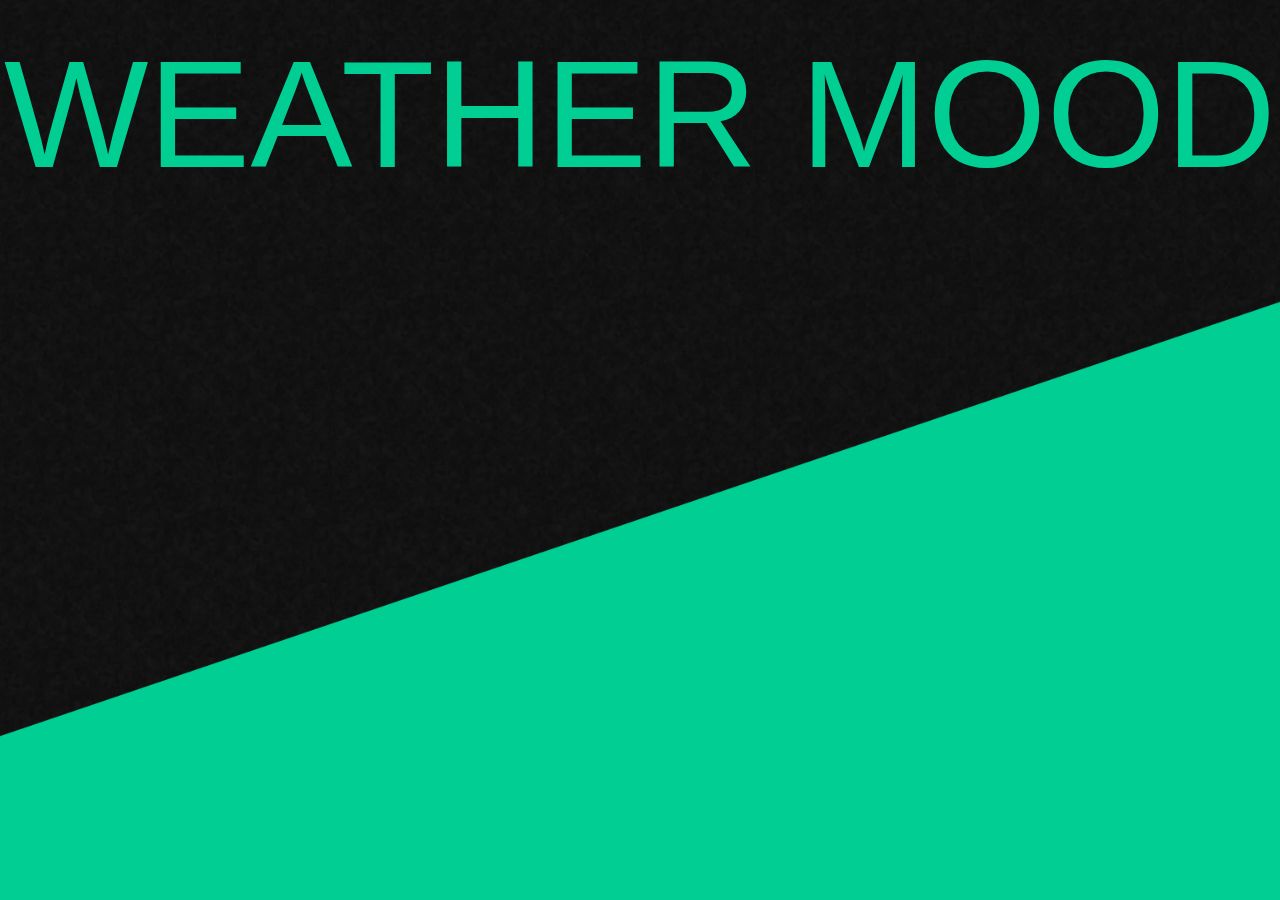
<file: bg.html>
<!DOCTYPE html>
<html lang="en">
<head>
    <meta charset="UTF-8">
    <meta name="viewport" content="width=device-width, initial-scale=1.0">
    <title>Document</title>
    <link rel="stylesheet" href="./css/common/common.css">
    <link rel="stylesheet" href="https://fonts.googleapis.com/css2?family=Material+Symbols+Outlined:opsz,wght,FILL,GRAD@24,400,0,0" />
    <link rel="stylesheet" href="./css/bg.css">
</head>
<body>
    <article class="bg">
        <div class="phone">
            <div class="top">
                <div></div>
                <span class="ic"> signal_cellular_alt </span>
                LTE
                <span class="ic"> battery_android_frame_full </span>
                
            </div>    
        </div>
        <div class="bg-con">
            <h1>WEATHER MOOD</h1>
            <div class="object">
                <div class="tool">
                    <h2>Tool</h2>
                    <ul>
                        <li>
                            <img src="./image/bg/figma.png" alt="figma">
                            <p>Figma</p>
                        </li>
                        <li>
                            <img src="./image/bg/VS.png" alt="vs">
                            <p>VScode</p>
                        </li>
                    </ul>
                    <div>                        
                        <span>Ps</span>
                        <span>Ai</span>
                        <span>{JSON}</span>
                        <span>🍌</span>                        
                    </div>
                </div>
                <p>
                    <img src="./image/bg/BG-wendy.png" alt="wendy">
                    <img src="./image/bg/BG-Nardy.png" alt="nardy">
                </p>
                <div class="talk">
                    <p>오늘 <span>뭐 입지?</span></p>
                    <p>밖에서 <span>운동해도</span> 될까?</p>
                    <p>오늘 날씨에 <span>어울리는 노래</span>는 뭘까?</p>
                </div>
            </div>
        </div>

        
        <article class="app">

        </article>


    </article>


    
</body>
</html>
</file>
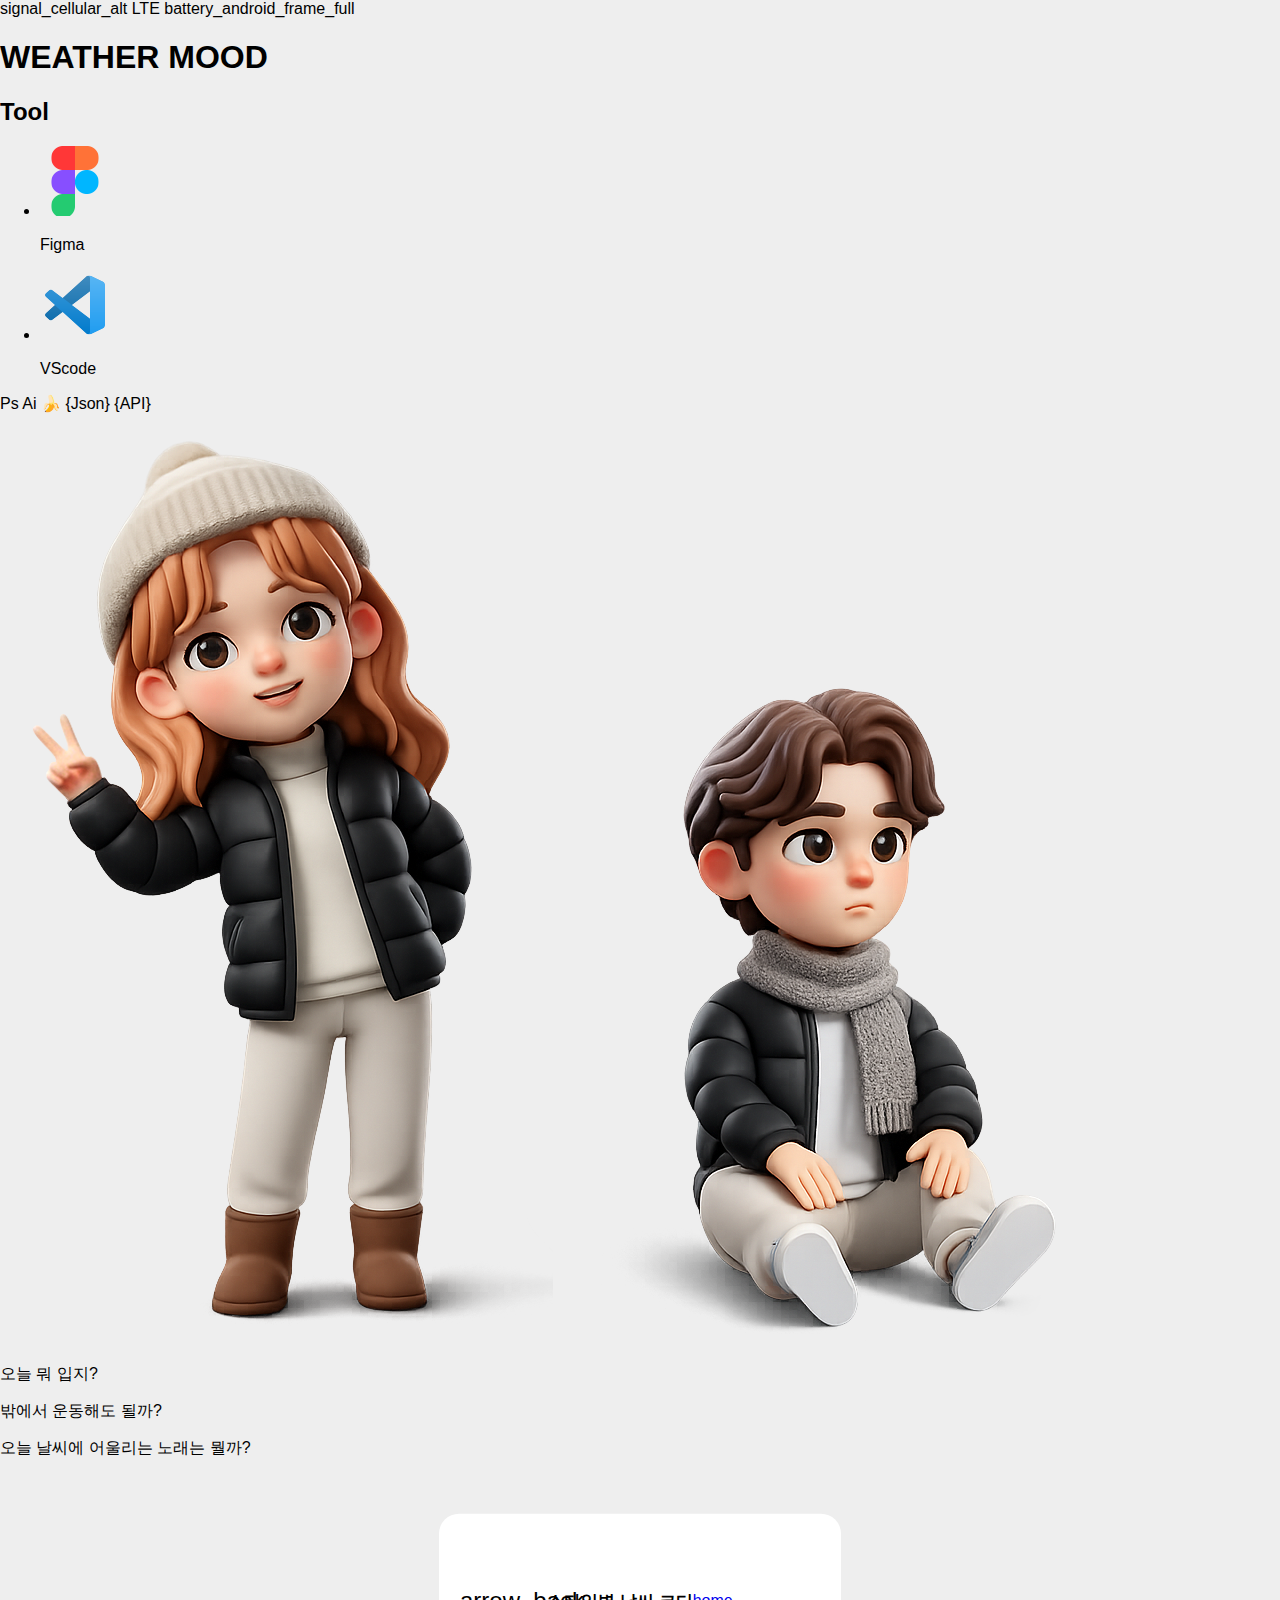
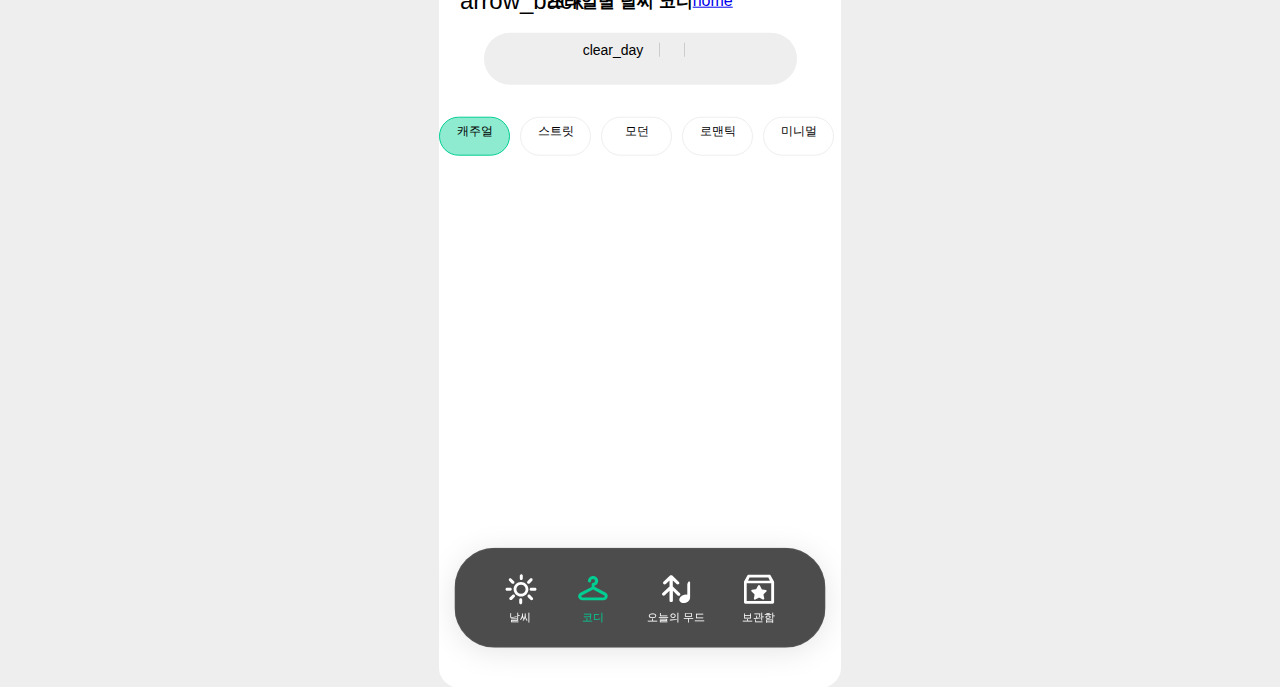
<file: codi.html>
<!DOCTYPE html>
<html lang="en">

<head>
  <meta charset="UTF-8">
  <meta name="viewport" content="width=device-width, initial-scale=1.0">
  <title>Document</title>
  <link rel="stylesheet" href="./css/codi.css">
  
  <script defer src="./js/common.js"></script>
  <script defer src="./js/codi.js"></script>
</head>

<body class="ani">
  <article class="bg">
    <div class="phone">
      <div class="top">
        <div></div>
        <span class="ic"> signal_cellular_alt </span>
        LTE
        <span class="ic"> battery_android_frame_full </span>

      </div>
    </div>
    <div class="bg-con">
      <h1>WEATHER MOOD</h1>
      <div class="object">
        <div class="tool">
          <h2>Tool</h2>
          <ul>
            <li>
              <img src="./image/bg/figma.png" alt="figma">
              <p>Figma</p>
            </li>
            <li>
              <img src="./image/bg/VS.png" alt="vs">
              <p>VScode</p>
            </li>
          </ul>
          <div>
            <span>Ps</span>
            <span>Ai</span>
            <span>🍌</span>
            <span>{Json}</span>
            <span>{API}</span>
          </div>
        </div>
        <p>
          <img src="./image/bg/BG-wendy.png" alt="wendy">
          <img src="./image/bg/BG-Nardy.png" alt="nardy">
        </p>
        <div class="talk">
          <p>오늘 <span>뭐 입지?</span></p>
          <p>밖에서 <span>운동해도</span> 될까?</p>
          <p>오늘 날씨에 <span>어울리는 노래</span>는 뭘까?</p>
        </div>
      </div>
    </div>



    <article class="app">

      <div class="app2">
        <div class="txt">
          <span class="material-symbols-outlined">
            arrow_back
          </span>
          <h2>스타일별 날씨 코디</h2>
          <a href="./index.html" class="material-symbols-outlined">
            home
          </a>
        </div>
        <!-- 날씨 상단바 -->
        <div class="weatherBar">
          <div class="weatherBarIcon">
            <span class="material-symbols-outlined" id="weatherIcon">
              clear_day
            </span>
            <p id="weatherState"></p>
            <div class="divider"></div>
          </div>
          <p id="currentTemp"></p>
          <div class="divider"></div>
          <p id="minMaxTemp"></p>
        </div>
        <!-- 코디 스타일 5가지 -->
        <div class="btn">
          <p class="active">캐주얼</p>
          <p>스트릿</p>
          <p>모던</p>
          <p>로맨틱</p>
          <p>미니멀</p>
        </div>
        <!-- 코디 사진 -->
        <div class="codi">
          <!-- <p><img src="./image/codi/남자 캐주얼/가을/img2.jpg" alt=""></p>
          <p><img src="./image/codi/남자 캐주얼/가을/img.png" alt=""></p>
          <p><img src="./image/codi/남자 캐주얼/가을/img3.jpg" alt=""></p>
          <p><img src="./image/codi/남자 캐주얼/가을/img4.png" alt=""></p>
          <p><img src="./image/codi/남자 캐주얼/가을/img5.jpg" alt=""></p>
          <p><img src="./image/codi/남자 캐주얼/가을/img6.png" alt=""></p> -->
        </div>



        <!-- 배경 오버레이 -->
        <div class="overlay"></div>

        <!-- 하단 네비게이션 바 -->
        <div class="navBar">
          <p data-url="./weather.html">
            <svg version="1.1" id="Layer_1" xmlns="http://www.w3.org/2000/svg"
              xmlns:xlink="http://www.w3.org/1999/xlink" x="0px" y="0px" viewBox="0 0 35 35"
              style="enable-background:new 0 0 35 35;" xml:space="preserve">
              <g>
                <path class="st0" d="M17.5,10.2c-4.1,0-7.4,3.3-7.4,7.3s3.4,7.3,7.4,7.3s7.4-3.3,7.4-7.3S21.6,10.2,17.5,10.2z M17.5,22
                                    c-2.6,0-4.6-2-4.6-4.5s2-4.5,4.6-4.5s4.6,2,4.6,4.5S20.1,22,17.5,22z" />
                <path class="st0"
                  d="M17.8,8.4c0.8,0,1.5-0.7,1.5-1.5V4c0-0.8-0.7-1.5-1.5-1.5S16.3,3.3,16.3,4v3C16.3,7.8,17,8.4,17.8,8.4z" />
                <path class="st0" d="M25,12.1c0.4,0,0.8-0.2,1.1-0.4l2.6-2.6c0.3-0.3,0.4-0.6,0.4-1.1s-0.2-0.8-0.4-1.1c-0.5-0.6-1.5-0.6-2.1,0
                                    L24,9.5c-0.6,0.5-0.6,1.5,0,2.1C24.2,12,24.6,12.1,25,12.1z" />
                <path class="st0" d="M8.3,11.7c0.3,0.3,0.6,0.4,1.1,0.4s0.8-0.2,1.1-0.4c0.6-0.5,0.6-1.5,0-2.1L7.8,7C7.2,6.4,6.3,6.4,5.7,7
                                    s-0.6,1.5,0,2.1L8.3,11.7z" />
                <path class="st0" d="M17.2,26.6c-0.8,0-1.5,0.7-1.5,1.5v3c0,0.8,0.7,1.5,1.5,1.5c0.8,0,1.5-0.7,1.5-1.5v-3
                                    C18.7,27.2,18,26.6,17.2,26.6z" />
                <path class="st0" d="M8.9,23.3l-2.7,2.6c-0.3,0.3-0.4,0.6-0.4,1.1S6,27.7,6.3,28c0.3,0.3,0.6,0.4,1.1,0.4c0.4,0,0.8-0.2,1.1-0.4
                                    l2.6-2.6c0.3-0.3,0.4-0.6,0.4-1.1s-0.2-0.8-0.4-1.1C10.4,22.8,9.4,22.8,8.9,23.3z" />
                <path class="st0" d="M26.6,23.3c-0.3-0.3-0.6-0.4-1.1-0.4l0,0c-0.4,0-0.8,0.2-1.1,0.4s-0.4,0.6-0.4,1.1s0.2,0.8,0.4,1.1l2.6,2.6
                                    c0.3,0.3,0.6,0.4,1.1,0.4c0.4,0,0.8-0.2,1.1-0.4c0.6-0.5,0.6-1.5,0-2.1L26.6,23.3z" />
                <path class="st0"
                  d="M8.3,17.6c0-0.8-0.7-1.5-1.5-1.5H3.5c-0.8,0-1.5,0.7-1.5,1.5s0.7,1.5,1.5,1.5h3.3C7.6,19,8.3,18.4,8.3,17.6z" />
                <path class="st0" d="M31.5,16.1h-3.9c-0.8,0-1.5,0.6-1.5,1.5c0,0.9,0.7,1.5,1.5,1.5h3.9c0.8,0,1.5-0.7,1.5-1.5S32.3,16.1,31.5,16.1
                                    z" />
              </g>
            </svg>
            <span>날씨</span>
          </p>
          <p data-url="./codi.html" class="active">
            <svg version="1.1" id="Layer_1" xmlns="http://www.w3.org/2000/svg"
              xmlns:xlink="http://www.w3.org/1999/xlink" x="0px" y="0px" viewBox="0 0 35 35"
              style="enable-background:new 0 0 35 35;" xml:space="preserve">
              <path class="st0"
                d="M29.7,21.9L19,16.2V15c2-0.6,3.4-2.4,3.4-4.4c0-2.5-2.2-4.6-4.8-4.6s-4.8,2.1-4.8,4.6c0,0.8,0.6,1.4,1.4,1.4
                                s1.4-0.6,1.4-1.4c0-1,0.8-1.8,1.9-1.8c1.1,0,1.9,0.8,1.9,1.8s-0.8,1.8-1.9,1.8l-0.2,0.1l-0.7,0.4c-0.2,0.2-0.3,0.4-0.3,0.6l-0.1,2.8
                                L5.4,21.9L5.2,22c-1,0.7-1.8,1.9-1.8,3.2C3.5,27.3,5.3,29,7.5,29h19.9c2.2,0,4-1.7,4-3.8C31.5,23.9,30.8,22.7,29.7,21.9z M6.6,25.7
                                c0-0.1-0.1-0.2-0.1-0.2c-0.1-0.2-0.1-0.4,0-0.6c0-0.1,0.1-0.2,0.1-0.2c0.1-0.1,0.1-0.2,0.2-0.2l0.1-0.1l0,0l10.7-5.6l10.6,5.6
                                c0.3,0.2,0.4,0.5,0.4,0.8c0,0.6-0.4,1-1,1h-20c-0.1,0-0.1,0-0.2,0s-0.2,0-0.2-0.1c-0.1,0-0.2-0.1-0.3-0.2
                                C6.7,25.8,6.6,25.7,6.6,25.7z M17.3,13.1L17.3,13.1L17.3,13.1L17.3,13.1z M16.9,13.3L16.9,13.3L16.9,13.3L16.9,13.3z" />
            </svg>
            <span>코디</span>
          </p>
          <p data-url="./mood.html">
            <svg version="1.1" id="Layer_1" xmlns="http://www.w3.org/2000/svg"
              xmlns:xlink="http://www.w3.org/1999/xlink" x="0px" y="0px" viewBox="0 0 35 35"
              style="enable-background:new 0 0 35 35;" xml:space="preserve">
              <g>
                <path class="st0" d="M14.3,14.8v-6l3.8,3.6c0.6,0.6,1.7,0.6,2.3,0l0,0c0.6-0.6,0.6-1.6,0-2.2l-6.6-6.3c-0.6-0.6-1.7-0.6-2.3,0
                                    L5,10.1c-0.6,0.6-0.6,1.6,0,2.2l0,0c0.6,0.6,1.7,0.6,2.3,0L11,8.7v6l-7,6.7c-0.6,0.6-0.6,1.6,0,2.2l0,0c0.6,0.6,1.7,0.6,2.3,0
                                    l4.7-4.6v9.7c0,0.9,0.7,1.6,1.7,1.6l0,0c0.9,0,1.7-0.7,1.7-1.6v-9.6l4.7,4.6c0.6,0.6,1.7,0.6,2.3,0l0,0c0.6-0.6,0.6-1.6,0-2.2
                                    L14.3,14.8z" />
                <path class="st0"
                  d="M28.7,22.8L28.7,22.8c0,0.2-0.1,0.3-0.4,0.2l0,0c-1.2-0.2-2.5,0-3.9,0.5c-2.8,1.2-4.3,3.9-3.3,5.9
                                    s4,2.6,6.8,1.4c2.2-1,3.6-2.7,3.7-4.5l0,0v-0.2l0,0V10.9c0-1-1.2-1.4-1.8-0.6l0,0c-0.6,0.7-1,1.6-1,2.5V22.8z" />
              </g>
            </svg>
            <span>오늘의 무드</span>
          </p>
          <p data-url="./scrap.html">
            <svg version="1.1" id="Layer_1" xmlns="http://www.w3.org/2000/svg"
              xmlns:xlink="http://www.w3.org/1999/xlink" x="0px" y="0px" viewBox="0 0 35 35"
              style="enable-background:new 0 0 35 35;" xml:space="preserve">
              <g>
                <path class="st0" d="M32.2,9.4L29,3.5c-0.3-0.4-0.6-0.5-1.1-0.5H7C6.6,2.9,6.2,3.1,6,3.5L2.8,9.4c-0.2,0.3-0.3,0.5-0.3,0.8v20.4
                                c0,0.7,0.6,1.4,1.4,1.4h27.3c0.7,0,1.4-0.6,1.4-1.4V10.2C32.5,9.9,32.4,9.6,32.2,9.4z M8,5.7h18.8l1.6,3.3H6.6L8,5.7z M29.8,29.3
                                H5.2V11.5h24.5V29.3z" />
                <path class="st0"
                  d="M12.7,22.4c0.3,0.2,0.4,0.5,0.3,0.9l-0.6,3.5c-0.2,0.8,0.7,1.4,1.5,1l3.3-1.7c0.3-0.2,0.6-0.2,0.9,0l3.2,1.6
                                c0.7,0.4,1.6-0.3,1.5-1L22,23.2c-0.1-0.4,0.1-0.6,0.3-0.9l2.6-2.4c0.6-0.5,0.3-1.5-0.5-1.7l-3.6-0.5C20.3,17.5,20,17.3,20,17
                                l-1.6-3.2c-0.4-0.7-1.5-0.7-1.8,0L14.9,17c-0.2,0.3-0.5,0.5-0.7,0.5l-3.6,0.5c-0.8,0.1-1.2,1.1-0.5,1.7L12.7,22.4z" />
              </g>
            </svg>
            <span>보관함</span>
          </p>
        </div>
        <!-- 코디 사진 팝업창 -->
        <aside class="modal">
          <img src="./image/codi/남자 캐주얼/가을/img2.jpg" alt="">
          <div class="title">
            <span>
              <button class="star-btn"></button>
            </span>
            <p>현재 기온과 잘 어울리는 코디</p>
          </div>
          <p id="modalTop">상의: 체크셔츠</p>
          <p id="modalBottom">하의: 데님바지</p>
          <!-- 링크 버튼+닫기 -->
          <div class="btn-area">
            <a href="https://kr.pinterest.com/">
              <img src="./image/codi/pin_1 1.svg" alt="">
              코디 더보기
            </a>
            <button class="close">닫기</button>
          </div>
        </aside>
      </div>

    </article>

  </article>


</body>

</html>
</file>
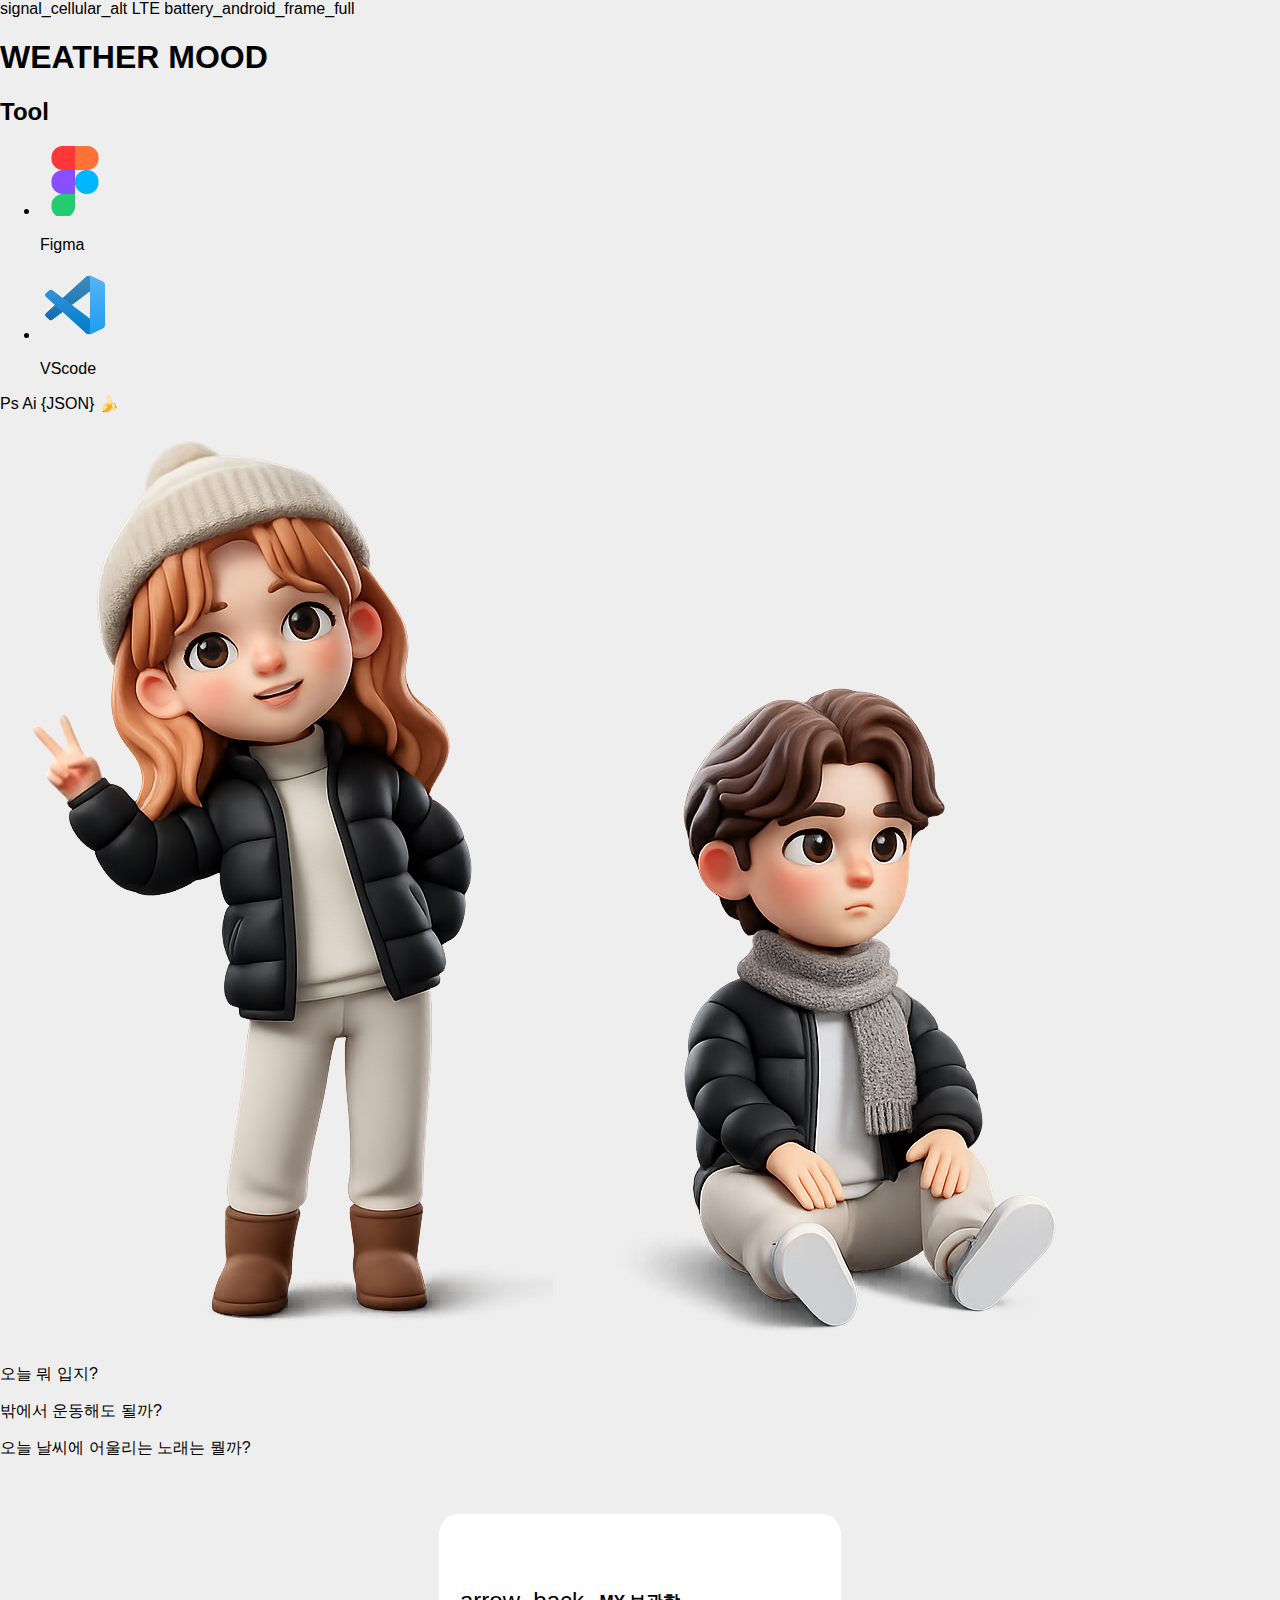
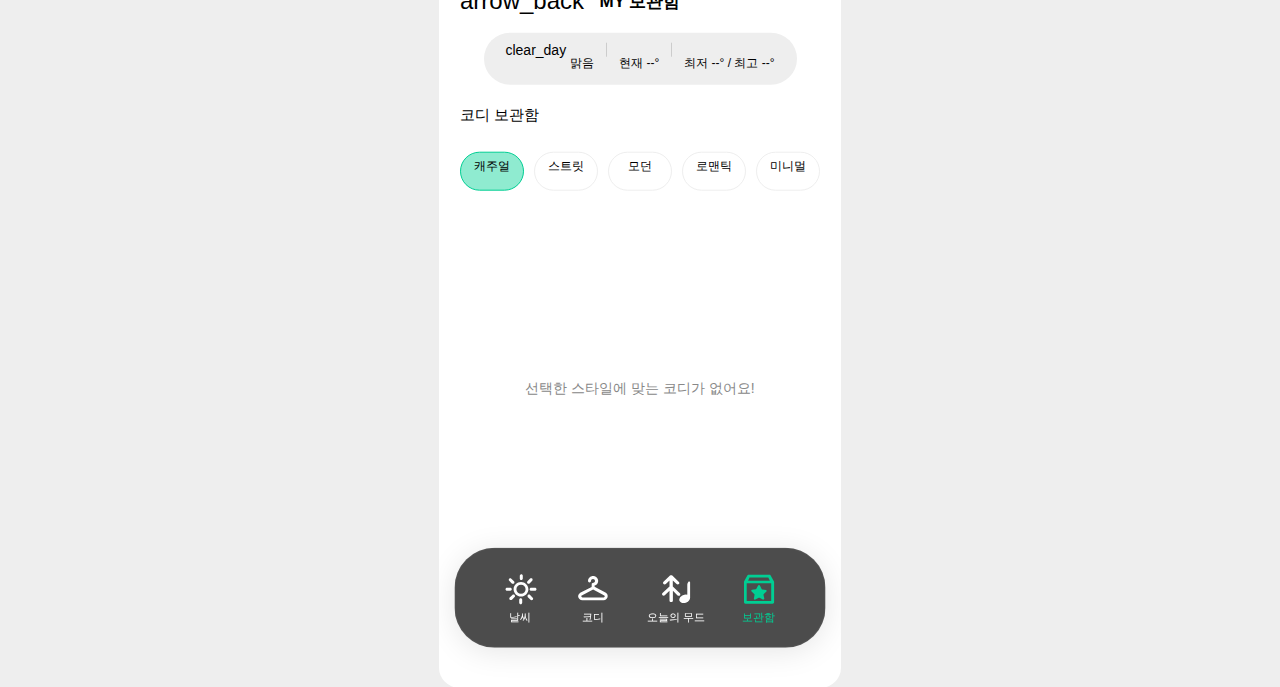
<file: codiScrap.html>
<!DOCTYPE html>
<html lang="en">
<head>
    <meta charset="UTF-8">
    <meta name="viewport" content="width=device-width, initial-scale=1.0">
    <title>Document</title>
    <link rel="stylesheet" href="./css/codiScrap.css">
    <script defer src="./js/codiScrap.js"></script>
    <script defer src="./js/common.js"></script>
</head>
<body class="ani">
    <article class="bg">
        <div class="phone">
            <div class="top">
                <div></div>
                <span class="ic"> signal_cellular_alt </span>
                LTE
                <span class="ic"> battery_android_frame_full </span>
                
            </div>    
        </div>
        <div class="bg-con">
            <h1>WEATHER MOOD</h1>
            <div class="object">
                <div class="tool">
                    <h2>Tool</h2>
                    <ul>
                        <li>
                            <img src="./image/bg/figma.png" alt="figma">
                            <p>Figma</p>
                        </li>
                        <li>
                            <img src="./image/bg/VS.png" alt="vs">
                            <p>VScode</p>
                        </li>
                    </ul>
                    <div>                        
                        <span>Ps</span>
                        <span>Ai</span>
                        <span>{JSON}</span>
                        <span>🍌</span>                        
                    </div>
                </div>
                <p>
                    <img src="./image/bg/BG-wendy.png" alt="wendy">
                    <img src="./image/bg/BG-Nardy.png" alt="nardy">
                </p>
                <div class="talk">
                    <p>오늘 <span>뭐 입지?</span></p>
                    <p>밖에서 <span>운동해도</span> 될까?</p>
                    <p>오늘 날씨에 <span>어울리는 노래</span>는 뭘까?</p>
                </div>
            </div>
        </div>

        <div class="app">
            <div class="scrap">
            <div class="txt">
                <span class="material-symbols-outlined">
                    arrow_back
                </span>
                <h2>MY 보관함</h2>
            </div>
            
            <div class="weatherBar">
                <div class="weatherBarIcon">
                    <span class="material-symbols-outlined" id="weatherIcon">
                        clear_day
                    </span>
                    <p id="weatherState">맑음</p>
                    <div class="divider"></div>
                </div>

                <p id="currentTemp">현재 --°</p>
                <div class="divider"></div>
                <p id="minMaxTemp">최저 --° / 최고 --°</p>
            </div>

            <div class="codiScrap">
                <h3>코디 보관함</h3>
                <div class="styleBtn">
                    <p class="active">캐주얼</p>
                    <p>스트릿</p>
                    <p>모던</p>
                    <p>로맨틱</p>
                    <p>미니멀</p>
                </div>
                <div class="codiScrapStyleContainer">
                    <p class="scrapItem"></p>
                    <p class='empty'></p>    
                </div>
            </div>
        

        </div>
        
        <div class="navBar">
            <p data-url="./weather.html">
                <svg version="1.1" id="Layer_1" xmlns="http://www.w3.org/2000/svg" xmlns:xlink="http://www.w3.org/1999/xlink" x="0px" y="0px"
                    viewBox="0 0 35 35" style="enable-background:new 0 0 35 35;" xml:space="preserve">
                    
                    <g>
                            <path class="st0" d="M17.5,10.2c-4.1,0-7.4,3.3-7.4,7.3s3.4,7.3,7.4,7.3s7.4-3.3,7.4-7.3S21.6,10.2,17.5,10.2z M17.5,22
                                c-2.6,0-4.6-2-4.6-4.5s2-4.5,4.6-4.5s4.6,2,4.6,4.5S20.1,22,17.5,22z"/>
                            <path class="st0" d="M17.8,8.4c0.8,0,1.5-0.7,1.5-1.5V4c0-0.8-0.7-1.5-1.5-1.5S16.3,3.3,16.3,4v3C16.3,7.8,17,8.4,17.8,8.4z"/>
                            <path class="st0" d="M25,12.1c0.4,0,0.8-0.2,1.1-0.4l2.6-2.6c0.3-0.3,0.4-0.6,0.4-1.1s-0.2-0.8-0.4-1.1c-0.5-0.6-1.5-0.6-2.1,0
                                L24,9.5c-0.6,0.5-0.6,1.5,0,2.1C24.2,12,24.6,12.1,25,12.1z"/>
                            <path class="st0" d="M8.3,11.7c0.3,0.3,0.6,0.4,1.1,0.4s0.8-0.2,1.1-0.4c0.6-0.5,0.6-1.5,0-2.1L7.8,7C7.2,6.4,6.3,6.4,5.7,7
                                s-0.6,1.5,0,2.1L8.3,11.7z"/>
                            <path class="st0" d="M17.2,26.6c-0.8,0-1.5,0.7-1.5,1.5v3c0,0.8,0.7,1.5,1.5,1.5c0.8,0,1.5-0.7,1.5-1.5v-3
                                C18.7,27.2,18,26.6,17.2,26.6z"/>
                            <path class="st0" d="M8.9,23.3l-2.7,2.6c-0.3,0.3-0.4,0.6-0.4,1.1S6,27.7,6.3,28c0.3,0.3,0.6,0.4,1.1,0.4c0.4,0,0.8-0.2,1.1-0.4
                                l2.6-2.6c0.3-0.3,0.4-0.6,0.4-1.1s-0.2-0.8-0.4-1.1C10.4,22.8,9.4,22.8,8.9,23.3z"/>
                            <path class="st0" d="M26.6,23.3c-0.3-0.3-0.6-0.4-1.1-0.4l0,0c-0.4,0-0.8,0.2-1.1,0.4s-0.4,0.6-0.4,1.1s0.2,0.8,0.4,1.1l2.6,2.6
                                c0.3,0.3,0.6,0.4,1.1,0.4c0.4,0,0.8-0.2,1.1-0.4c0.6-0.5,0.6-1.5,0-2.1L26.6,23.3z"/>
                            <path class="st0" d="M8.3,17.6c0-0.8-0.7-1.5-1.5-1.5H3.5c-0.8,0-1.5,0.7-1.5,1.5s0.7,1.5,1.5,1.5h3.3C7.6,19,8.3,18.4,8.3,17.6z"
                                />
                            <path class="st0" d="M31.5,16.1h-3.9c-0.8,0-1.5,0.6-1.5,1.5c0,0.9,0.7,1.5,1.5,1.5h3.9c0.8,0,1.5-0.7,1.5-1.5S32.3,16.1,31.5,16.1
                                z"/>
                    </g>
                </svg>
                <span>날씨</span>
            </p>
            <p data-url="./codi.html">
                <svg version="1.1" id="Layer_1" xmlns="http://www.w3.org/2000/svg" xmlns:xlink="http://www.w3.org/1999/xlink" x="0px" y="0px"
                    viewBox="0 0 35 35" style="enable-background:new 0 0 35 35;" xml:space="preserve">
                    <path class="st0" d="M29.7,21.9L19,16.2V15c2-0.6,3.4-2.4,3.4-4.4c0-2.5-2.2-4.6-4.8-4.6s-4.8,2.1-4.8,4.6c0,0.8,0.6,1.4,1.4,1.4
                            s1.4-0.6,1.4-1.4c0-1,0.8-1.8,1.9-1.8c1.1,0,1.9,0.8,1.9,1.8s-0.8,1.8-1.9,1.8l-0.2,0.1l-0.7,0.4c-0.2,0.2-0.3,0.4-0.3,0.6l-0.1,2.8
                            L5.4,21.9L5.2,22c-1,0.7-1.8,1.9-1.8,3.2C3.5,27.3,5.3,29,7.5,29h19.9c2.2,0,4-1.7,4-3.8C31.5,23.9,30.8,22.7,29.7,21.9z M6.6,25.7
                            c0-0.1-0.1-0.2-0.1-0.2c-0.1-0.2-0.1-0.4,0-0.6c0-0.1,0.1-0.2,0.1-0.2c0.1-0.1,0.1-0.2,0.2-0.2l0.1-0.1l0,0l10.7-5.6l10.6,5.6
                            c0.3,0.2,0.4,0.5,0.4,0.8c0,0.6-0.4,1-1,1h-20c-0.1,0-0.1,0-0.2,0s-0.2,0-0.2-0.1c-0.1,0-0.2-0.1-0.3-0.2
                            C6.7,25.8,6.6,25.7,6.6,25.7z M17.3,13.1L17.3,13.1L17.3,13.1L17.3,13.1z M16.9,13.3L16.9,13.3L16.9,13.3L16.9,13.3z"/>
                </svg>
                <span>코디</span>
            </p>
            <p data-url="./mood.html">
                <svg version="1.1" id="Layer_1" xmlns="http://www.w3.org/2000/svg" xmlns:xlink="http://www.w3.org/1999/xlink" x="0px" y="0px"
                    viewBox="0 0 35 35" style="enable-background:new 0 0 35 35;" xml:space="preserve">
                    <g>
                            <path class="st0" d="M14.3,14.8v-6l3.8,3.6c0.6,0.6,1.7,0.6,2.3,0l0,0c0.6-0.6,0.6-1.6,0-2.2l-6.6-6.3c-0.6-0.6-1.7-0.6-2.3,0
                                L5,10.1c-0.6,0.6-0.6,1.6,0,2.2l0,0c0.6,0.6,1.7,0.6,2.3,0L11,8.7v6l-7,6.7c-0.6,0.6-0.6,1.6,0,2.2l0,0c0.6,0.6,1.7,0.6,2.3,0
                                l4.7-4.6v9.7c0,0.9,0.7,1.6,1.7,1.6l0,0c0.9,0,1.7-0.7,1.7-1.6v-9.6l4.7,4.6c0.6,0.6,1.7,0.6,2.3,0l0,0c0.6-0.6,0.6-1.6,0-2.2
                                L14.3,14.8z"/>
                            <path class="st0" d="M28.7,22.8L28.7,22.8c0,0.2-0.1,0.3-0.4,0.2l0,0c-1.2-0.2-2.5,0-3.9,0.5c-2.8,1.2-4.3,3.9-3.3,5.9
                                s4,2.6,6.8,1.4c2.2-1,3.6-2.7,3.7-4.5l0,0v-0.2l0,0V10.9c0-1-1.2-1.4-1.8-0.6l0,0c-0.6,0.7-1,1.6-1,2.5V22.8z"/>
                    </g>
                </svg>
                <span>오늘의 무드</span>
            </p>
            <p data-url="./scrap.html" class="active">
                <svg version="1.1" id="Layer_1" xmlns="http://www.w3.org/2000/svg" xmlns:xlink="http://www.w3.org/1999/xlink" x="0px" y="0px"
                    viewBox="0 0 35 35" style="enable-background:new 0 0 35 35;" xml:space="preserve">
                    <g>
                        <path class="st0" d="M32.2,9.4L29,3.5c-0.3-0.4-0.6-0.5-1.1-0.5H7C6.6,2.9,6.2,3.1,6,3.5L2.8,9.4c-0.2,0.3-0.3,0.5-0.3,0.8v20.4
                            c0,0.7,0.6,1.4,1.4,1.4h27.3c0.7,0,1.4-0.6,1.4-1.4V10.2C32.5,9.9,32.4,9.6,32.2,9.4z M8,5.7h18.8l1.6,3.3H6.6L8,5.7z M29.8,29.3
                            H5.2V11.5h24.5V29.3z"/>
                        <path class="st0" d="M12.7,22.4c0.3,0.2,0.4,0.5,0.3,0.9l-0.6,3.5c-0.2,0.8,0.7,1.4,1.5,1l3.3-1.7c0.3-0.2,0.6-0.2,0.9,0l3.2,1.6
                            c0.7,0.4,1.6-0.3,1.5-1L22,23.2c-0.1-0.4,0.1-0.6,0.3-0.9l2.6-2.4c0.6-0.5,0.3-1.5-0.5-1.7l-3.6-0.5C20.3,17.5,20,17.3,20,17
                            l-1.6-3.2c-0.4-0.7-1.5-0.7-1.8,0L14.9,17c-0.2,0.3-0.5,0.5-0.7,0.5l-3.6,0.5c-0.8,0.1-1.2,1.1-0.5,1.7L12.7,22.4z"/>
                    </g>
                </svg>
                <span>보관함</span>
            </p>
        </div>

        </div>

    </article>

</body>
</html>
</file>
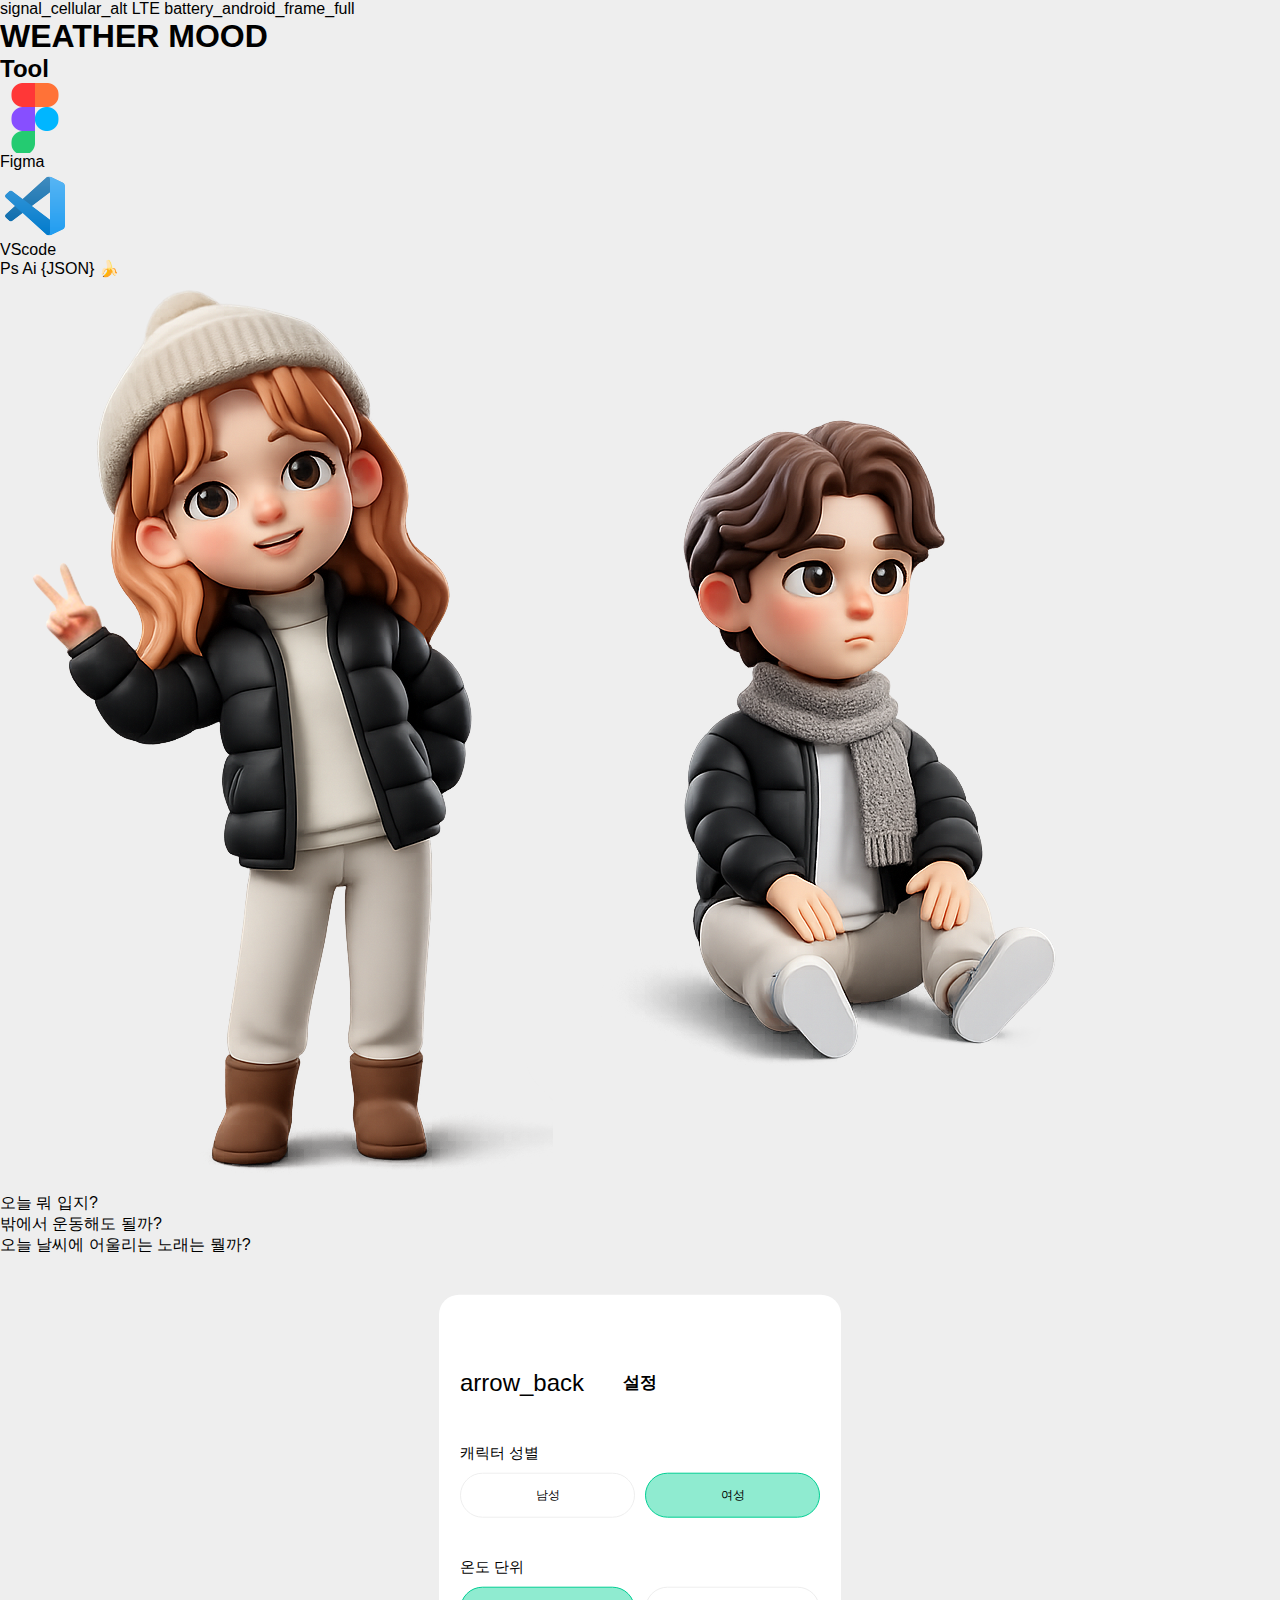
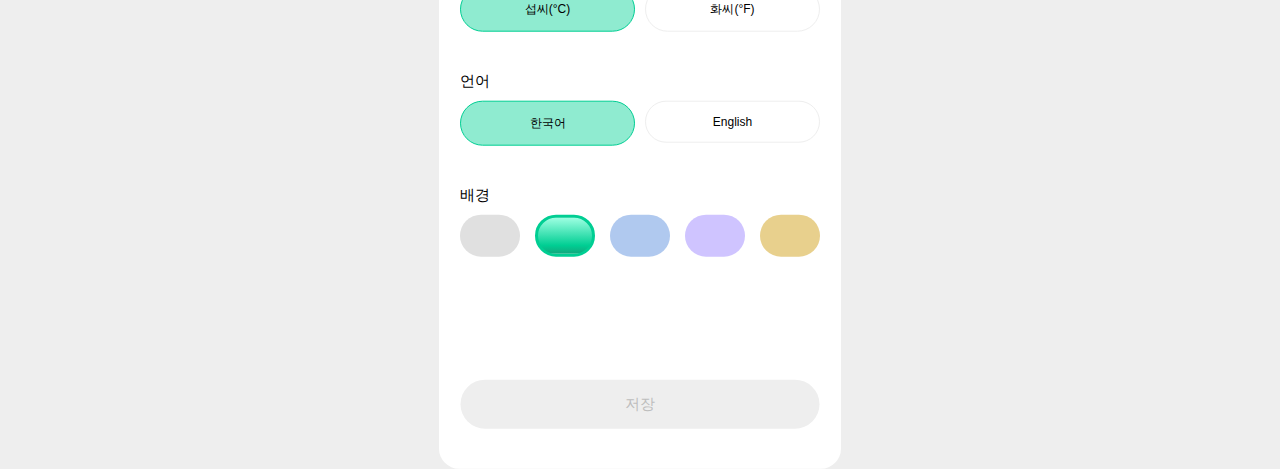
<file: set.html>
<!DOCTYPE html>
<html lang="en">
<head>
    <meta charset="UTF-8">
    <meta name="viewport" content="width=device-width, initial-scale=1.0">
    <title>Document</title>
    <link rel="stylesheet" href="./css/set.css">
    <script defer src="./js/set.js"></script>
    <script defer src="./js/common.js"></script>
</head>
<body class="ani">
  <article class="bg">
        <div class="phone">
            <div class="top">
                <div></div>
                <span class="ic"> signal_cellular_alt </span>
                LTE
                <span class="ic"> battery_android_frame_full </span>
                
            </div>    
        </div>
        <div class="bg-con">
            <h1>WEATHER MOOD</h1>
            <div class="object">
                <div class="tool">
                    <h2>Tool</h2>
                    <ul>
                        <li>
                            <img src="./image/bg/figma.png" alt="figma">
                            <p>Figma</p>
                        </li>
                        <li>
                            <img src="./image/bg/VS.png" alt="vs">
                            <p>VScode</p>
                        </li>
                    </ul>
                    <div>                        
                        <span>Ps</span>
                        <span>Ai</span>
                        <span>{JSON}</span>
                        <span>🍌</span>                        
                    </div>
                </div>
                <p>
                    <img src="./image/bg/BG-wendy.png" alt="wendy">
                    <img src="./image/bg/BG-Nardy.png" alt="nardy">
                </p>
                <div class="talk">
                    <p>오늘 <span>뭐 입지?</span></p>
                    <p>밖에서 <span>운동해도</span> 될까?</p>
                    <p>오늘 날씨에 <span>어울리는 노래</span>는 뭘까?</p>
                </div>
            </div>
        </div>
        <div class="app">
          <div class="setting">
            <div class="txt">
              <span class="material-symbols-outlined">
                  arrow_back
              </span>
              <h2>설정</h2>
            </div>
            <div class="set">
                <div class="genderSelect">
                  <h3>캐릭터 성별</h3>
                  <div class="genderOption">
                      <label>
                        <input type="radio" name="setGender" value="m" >
                        <span>남성</span>
                      </label>
                      <label>
                        <input type="radio" name="setGender" value="w" >
                        <span>여성</span>
                      </label>
                  </div>
                </div>
                <div class="temperatureSelect">
                  <h3>온도 단위</h3>
                  <div class="temperatureOption">
                      <label>
                        <input type="radio" name="temperature" value="c" checked>
                        <span>섭씨(°C)</span>
                      </label>
                      <label>
                        <input type="radio" name="temperature" value="f" >
                        <span>화씨(°F)</span>
                      </label>
                  </div>
                </div>
                <div class="languageSelect">
                  <h3>언어</h3>
                  <div class="languageOption">
                      <label>
                        <input type="radio" name="language" value="ko" checked >
                        <span>한국어</span>
                      </label>
                      <label>
                        <input type="radio" name="language" value="en" >
                        <span>English</span>
                      </label>
                  </div>
                </div>
                <div class="bgcSelect">
                  <h3>배경</h3>
                  <div class="bgcOption">
                    <label>
                        <input type="radio" name="bgc" value="gray" >
                        <span></span>
                    </label>
                    <label>
                        <input type="radio" name="bgc" value="green" checked>
                        <span></span>
                    </label>
                    <label>
                        <input type="radio" name="bgc" value="blue" >
                        <span></span>
                    </label>
                    <label>
                        <input type="radio" name="bgc" value="purple" >
                        <span></span>
                    </label>
                    <label>
                        <input type="radio" name="bgc" value="yellow" >
                        <span></span>
                    </label>
                  </div>
                </div>
              </div>
              <div class="setBtn">
                  <button>저장</button>
              </div>
          </div>
        </div>
  </article>

    
</body>
</html>
</file>
<file: css/common/common.css>
body {
  margin:0;
  background: #eee;
  font-family: 'Pretendard', sans-serif;
  
}

.app {
  width: 402px;
  height: 774px;
  margin: 0 auto;
  background: white;
  transform: translateY(5%);
  border-radius: 20px;
  overflow: hidden;
}

.txt {
  display: flex;
  align-items: center;
  justify-content: center;
  padding-top: 76px;
  position: relative;

}

.txt span {
  position: absolute;
  left: 0;
  font-size: 24px;
  cursor: pointer;
}

.txt>h2 {
  font-size: 17px;
  font-weight: 600;
  margin: 0;
}

/* ========================상단 미니 날씨바==================== */
.weatherBar {
  background-color: rgb(238, 238, 238);
  font-size: 12px;
  display: flex;
  text-align: center;
  justify-content: center;
  border-radius: 30px;
  padding: 10px 16px;
  margin: 20px auto;
  width: 281px;
  height: 32px;
  justify-content: center;
}

.weatherBar .weatherBarIcon {
  font-size: 12px;
  display: flex;
}

.weatherBar .weatherBarIcon>span {
  font-size: 14px;
  margin-right:4px;
  line-height: 1.1;

}

.divider {
  width: 1px;
  height: 14px;
  background: #ccc;
  margin: 0 12px;
}

/* ========================하단 네비바==================== */
.navBar {
    display: flex;
    gap: 10%;
    padding: 5px;
    background: rgba(0, 0, 0, 0.7);
    backdrop-filter: blur(2px);
    -webkit-backdrop-filter: blur(10px);
    border: 1px solid rgba(102, 102, 102, 0.3);
    border-radius: 40px;
    box-shadow: 0 4px 30px rgba(0, 0, 0, 0.1);
    color: white;
    justify-content: center;
    width: 359px;
    left: 50%;
    transform: translateX(-50%);
    position: absolute;
    z-index:100;
    bottom: 40px;
    
}
.navBar p {
    display: flex;
    flex-direction: column;
    justify-content: center;
    text-align: center;
    display: flex;
    align-items: center;
    line-height: 1.3;
    color:white;
    fill:#ffffff;
}
.navBar p.active{
  color:#00CE93;
}
.navBar p.active svg{
fill:#00CE93;
}
.navBar p svg {
    width: 35px;
    display: block;
    padding: 2px 0;
    margin: 0 auto;
}
.navBar p:nth-of-type(1) span{
  margin-right:2px;
}
.navBar p:nth-of-type(2) svg{
    width: 37px;
    padding:0;
}
.navBar p:nth-of-type(2) span{
    padding-top:3px;
}
.navBar p span {
    font-size: 11px;
    padding: 1px 0;
    font-weight:200 ;
}
/* ===================================================== */
</file>
<file: css/bg.css>
@import url('https://fonts.googleapis.com/css2?family=Nanum+Myeongjo:wght@400;700&family=Roboto:ital,wght@0,100..900;1,100..900&display=swap');

body{margin: 0; padding: 0; background-color: #00ce93;}
ul,li,p{margin: 0; padding: 0; list-style-type: none;}

.bg{margin: 0; padding: 0; width: 100%; height: 100vh;
    background: url(../image/bg/BG-b.png) 0 0 / cover no-repeat fixed; 
    display: flex; justify-content: center;
    align-items: center;
    position: fixed;
    z-index:-1;

    /* 마스크 설정 */
    -webkit-mask-image: linear-gradient(to right, black 50%, transparent 50%);
    mask-image: linear-gradient(to right, black 50%, transparent 50%);
    -webkit-mask-size: 200% 100%;
    
    /* ease-out: 부드럽게 */
    animation: mask 1.5s ease-out forwards;
}

/* 왼쪽에서 오른쪽으로 */
@keyframes mask{
    0% {
        -webkit-mask-position: 100% 0;
        mask-position: 100% 0;
    }
    100% {
        -webkit-mask-position: 0% 0;
        mask-position: 0% 0;
    }
}
.bg-con{
    position: absolute;
    left:0; top:0;
    width:100%;
    text-align: center;
}
.bg-con h1{color: #00ce93; font-size:17vh; margin: 2% auto; font-weight: 100;}


.ic{
    font-family: 'Material Symbols Outlined';
    display: inline-block;
    vertical-align: middle;
}
.phone span:nth-last-child(1){font-size: 25px;}
.top{
    display: flex; gap: 3px; 
    align-items: center;
    justify-content: right;
    padding: 7px 20px;
}
.top div{
    background-color: black;
    width: 200px; height: 25px;
    border-radius: 30px;
    margin-right: 5px;
}
.phone{
    width: 402px; height: 774px; 
    border: 7px solid rgb(0, 0, 0);
    border-radius: 30px;
    position: absolute;
    left:50%; top:50%;
    margin-top: 0%;
    pointer-events: none;
    box-shadow: 0px 10px 10px rgba(0, 0, 0, 0.3);
    z-index: 2;
    animation: phone 0.5s 0.5s forwards;
    opacity: 0;
    transform: translate(-50%,-35%);
}
@keyframes phone{100%{opacity: 1; transform: translate(-50%,-45%);}}

.app{
    animation: app 0.5s 0.5s forwards;
    transform: translateY(15%);
    opacity: 0;
}
@keyframes app{100%{transform: translateY(5%); opacity: 1;}}


/* ------------ 하단 오브젝트 ------------ */

.object{
    display: flex;
    align-items: center;
    justify-content: center;
}


/* 캐릭터 */
.object > p > img:nth-of-type(1){
    position: absolute;
    height: 60vh; margin-top: 2vh;
    transform: translateX(-50%);
    animation: wendy 0.5s 1.7s forwards;
    opacity: 0;
}
.object > p > img:nth-of-type(2){
    position: absolute;
    height: 50vh; margin-top: 15vh;
    transform: translateX(-50%);
    animation: nardy 0.5s 1.5s forwards;
    opacity: 0;
}

@keyframes wendy{100%{transform: translateX(-130%); opacity: 1;}}
@keyframes nardy{100%{transform: translateX(20%); opacity: 1;}}


/* 툴 */
.tool{
    position: absolute;
    transform: translate(-270%, 200%);
    text-align: left;
    animation: tool 0.5s 1s forwards;
    opacity: 0;
}
@keyframes tool {100%{opacity: 1;}}

.tool h2{
    background-color: #00ce93;
    padding: 0 10px;
    display:inline;
}
.tool ul{
    color: white; font-size:small; font-weight: lighter;
    display: flex; gap: 20px; margin-bottom: 10px;
}
.tool ul img{height: 40px; margin-top: 20px;}

.tool div span{
    margin-right: 10px;
    font-size:20px; 
    font-weight: 800;
}
.tool div span:nth-of-type(1){color: #31a8ff; }
.tool div span:nth-of-type(2){color: #f19a00; }
.tool div span:nth-of-type(3){color: gray }


/* 대사 */
.talk{position: absolute; }
.talk p span{color: #00ce93; font-weight: 500; font-size: 35px;}
.talk p{
    padding: 20px;
    color: white; font-weight: 100; font-size: 20px;
    background: rgba(0, 0, 0, 0.5);   
    backdrop-filter: blur(10px); -webkit-backdrop-filter: blur(10px); 
    border-radius: 16px; box-shadow: 0 4px 30px rgba(0, 0, 0, 0.1); 
}

.talk p:nth-of-type(1){animation: talk01 5s 2.5s forwards; opacity: 0;}
.talk p:nth-of-type(2){animation: talk02 5s 3.5s forwards; opacity: 0;}
.talk p:nth-of-type(3){animation: talk03 5s 4.5s forwards; opacity: 0;}


@keyframes talk01{
    0%{transform: translate(130%, 400%) scale(0); opacity: 0;}
    10%{transform: translate(130%, 400%) scale(0.7); opacity: 1;}
    70%{transform: translate(130%, 100%) scale(1);}
    100%{opacity: 0;}
}
@keyframes talk02{
    0%{transform: translate(-150%, 200%) scale(0); opacity: 0;}
    10%{transform: translate(-150%, 200%) scale(0.7); opacity: 1;}
    70%{transform: translate(-150%, 10%) scale(1);}
    100%{opacity: 0;}
}
@keyframes talk03{
    0%{transform: translate(130%, 200%) scale(0); opacity: 0;}
    10%{transform: translate(130%, 200%) scale(0.7); opacity: 1;}
    70%{transform: translate(130%, -20%) scale(1);}
    100%{opacity: 0;}
}
</file>
<file: css/codi.css>
@import url('./common/common.css');

.txt span{
    padding: 0 21px;
}


/* ------------- 코디 스타일 버튼 5가지 --------------- */
.btn {
    display: flex;
    margin-top: 13px;
    margin-bottom: 10px;
    gap:10px;

}

.btn>p {
    width: 59px;
    height: 27px;
    border-radius: 23.5px;
    /* background-color: rgb(238 238 238); */
    border: 1px solid rgb(238 238 238);
    font-size: 12px;
    text-align: center;
    justify-content: center;
    padding: 5px;
    
    cursor: pointer;
    transition: 0.3s;
}

.btn p.active {
    background-color: rgb(143, 235, 208);
    border: 1px solid #00CE93;;
}





/* -------------- 코디 사진 -----------------  */
.codi {
    display: flex;
    flex-wrap: wrap;
    gap: 10px;
    overflow-y: auto;
    height: 510px;
    scrollbar-width: none;
    padding: 0 1px;  
}

.codi img { 
    width: 174px;
    height: 228px;
    object-fit: cover;

}

.codi p {
    margin: 0;
}



/* ------------ 코디 사진 팝업창 ------------- */
aside {
    width: 360px;
    height: 580px;
    background-color: #ffffff;
    border-radius: 20px;
    justify-content: center;  
    border: 0.5px solid black;
    
    /* display: none;   */
    position: absolute;              
    left: 50%;
    top: 50%;
    transform: translate(-50%, -50%) scale(0.9);
    opacity: 0;
    visibility: hidden;
    transition: 0.3s;
     z-index: 20000;
    
}
aside > img{
    width: 320px; height: 410px;
    margin-left: 20px;
    margin-top: 15px;    
    object-fit: cover;
    
}
aside p{
    margin: 5px;
    font-size: 12px;
    margin-left: 20px;
}
 aside .title span img{
    width: 20px; height: 20px;
}
aside.active{
    opacity: 1;
    visibility: visible;
    transform: translate(-50%, -50%) scale(1);
}

.title{
    display: flex;
    align-items: center;
    margin-top: 7px;
}
.title p:nth-of-type(1){
    margin: 10px;
    font-size: 14px;
}



.btn-area{
    display: flex;
    justify-content: center;
    align-items: center;
    margin-top: 15px;
    gap: 6px;
    font-size: 12px;
}

.btn-area a {
    background:  rgb(143, 235, 208);
    color: black;
    padding: 10px 15px;
    text-decoration: none;
    font-size: 12px;
    width: 120px; height: 33px;
    border-radius: 20px;
    text-align: center;
}
.btn-area a img{
    width:15px; height:15px;
    margin: 0;
}
.btn-area button{
    border: 1px solid rgb(143, 235, 208);
    background-color: white;
    color: black;
    width: 120px; height: 33px;
    border-radius: 20px;
    font-size: 12px;
}

/* 오버레이 */
.overlay{
    width: 100%;
    height: 100%; 
    left: 0; top: 0;
    position: absolute;  
    background: rgba(0,0,0,0.6);
    opacity: 0;
    visibility: hidden;
    transition: 0.3s;
    margin: 0;   
    z-index: 110;
    
}

.overlay.active,
.modal.active{
  opacity: 1;
  visibility: visible;
}

.modal.active{
  transform: translate(-50%, -50%) scale(1);
}
.modal span {
    margin-left: 21px;
  
}


/* 별 */
.modal .star-btn{
  width: 20px;
  height: 25px;
  background: none;
  border: none;
  cursor: pointer;
  color: #bbb;
  padding: 0;
  
}
.modal .star-btn img {
  
  object-fit: contain;
}

.modal .star-btn.active{
  color: rgb(143, 235, 208);
  padding: 0; margin: 0;
 
}
</file>
<file: css/codiScrap.css>
@import url('./common/common.css');

.app{position:relative;overflow: hidden;}
.scrap{padding:0 21px;}
.codiScrap h3 {
    font-size: 15px;
    font-weight: 500;
    padding-top:1px;
    
}

/* ------------- 코디 스타일 5가지 --------------- */
.styleBtn {
    display: flex;
    margin-top: 13px;
    margin-bottom: 10px;
    gap:10px;

}

.styleBtn>p {
    width: 59px;
    height: 27px;
    border-radius: 23.5px;
    border: 1px solid rgb(238 238 238);
    font-size: 12px;
    text-align: center;
    justify-content: center;
    padding: 5px;
    
    cursor: pointer;
    transition: 0.3s;
}

.styleBtn p.active {
    background-color: rgb(143, 235, 208);
    border: 1px solid #00CE93;
}

/* ------------------ 코디 보관함 스크랩되있을때---------------------- */
.scrapItem {
    display: flex;
    flex-wrap: wrap;
    gap: 10px;
    scrollbar-width: none;
    overflow-y: auto;
    height: 477px;
    align-content: flex-start;
    padding:0 1px;
    
}

.scrapItem img {
    width: 174px;
    height: 228px;
    object-fit: cover;
    
}

/* ------------------ 코디 보관함 빈공간일때---------------------- */
.empty {display: flex; position: relative;height: 550px;}

.empty span{font-size:14px;color:#888888;
    position:absolute;text-align: center;
    line-height: 1.4;
    top:30.9%;left:50%;transform: translate(-50%,-50%);
    white-space: nowrap;
}

/* ------------ 코디 사진 팝업창 ------------- */
aside {
    width: 360px;
    height: 580px;
    background-color: #ffffff;
    border-radius: 20px;
    justify-content: center;  
    
    /* display: none;   */
    position: absolute;              
    left: 50%;
    top: 50%;
    transform: translate(-50%, -50%) scale(0.9);
    opacity: 0;
    visibility: hidden;
    transition: 0.3s;
     z-index: 20000;
    
}
aside > img{
    width: 320px; height: 410px;
    margin-left: 20px;
    margin-top: 15px;    
    object-fit: cover;
    
}
aside p{
    margin: 5px;
    font-size: 12px;
    margin-left: 20px;
}
 aside .title span img{
    width: 20px; height: 20px;
}
aside.active{
    opacity: 1;
    visibility: visible;
    transform: translate(-50%, -50%) scale(1);
}

.title{
    display: flex;
    align-items: center;
    margin-top: 7px;
}
.title p:nth-of-type(1){
    margin: 10px;
    font-size: 14px;
}



.btn-area{
    display: flex;
    justify-content: center;
    align-items: center;
    margin-top: 15px;
    gap: 6px;
    font-size: 12px;
}

.btn-area a {
    background:  rgb(143, 235, 208);
    color: black;
    padding: 10px 15px;
    text-decoration: none;
    font-size: 12px;
    width: 120px; height: 33px;
    border-radius: 20px;
    text-align: center;
}
.btn-area a img{
    width:15px; height:15px;
    margin: 0;
}
.btn-area button{
    border: 1px solid rgb(143, 235, 208);
    background-color: white;
    color: black;
    width: 120px; height: 33px;
    border-radius: 20px;
    font-size: 12px;
}

/* 오버레이 */
.overlay{
    width: 100%;
    height: 100%; 
    left: 0; top: 0;
    position: absolute;  
    background: rgba(0,0,0,0.6);
    opacity: 0;
    visibility: hidden;
    transition: 0.3s;
    margin: 0;   
    z-index: 110;
    
}

.overlay.active,
.modal.active{
  opacity: 1;
  visibility: visible;
}

.modal.active{
  transform: translate(-50%, -50%) scale(1);
}
.modal span {
    margin-left: 21px;
  
}


/* 별 */
.modal .star-btn{
  width: 20px;
  height: 25px;
  background: none;
  border: none;
  cursor: pointer;
  color: #bbb;
  padding: 0;
  
}
.modal .star-btn img {
  
  object-fit: contain;
}

.modal .star-btn.active{
  color: rgb(143, 235, 208);
  padding: 0; margin: 0;
 
}

/* ==================삭제하시겠습니까? 팝업====================== */
.scrapDelete{  width: 360px;
    height: 130px;
    background-color: #ffffff;
    border-radius: 20px;
    justify-content: center;  
    border: 0.5px solid black;
    
    /* display: none;   */
    position: absolute;              
    left: 50%;
    top: 50%;
    transform: translate(-50%, -50%) scale(0.9);
    opacity: 1;
    visibility: visible;
    transition: 0.3s;
     z-index: 30001;
    }
.scrapDelete.active{
    opacity: 1;
    visibility: visible;
    transform: translate(-50%, -50%) scale(1);
}
.scrapDelete p{text-align:center;margin-top:25px;font-size:18px;}
.scrapDelete .btn-area{    
    display: flex;
    justify-content: center;
    align-items: center;
    margin-top: 30px;
    gap: 6px;
    font-size: 12px;}
.scrapDelete .yes{}
.scrapDelete .no{}
</file>
<file: css/set.css>
@import url('./common/common.css');
@import url('./common/reset.css');

.app{position:relative;}
.setting{padding:0 21px;}
.set {
    margin-top: 50px;
    display: flex;
    flex-direction: column;
    gap: 40px;
    align-items: center;
}

.set h3 {
    margin-bottom: 10px;
    font-size: 15px;
    font-weight: 500;
    
}

.set input {
    display: none;
}

.set span {
    padding: 13px 0;
    text-align: center;
    border: 1.5px solid #eeeeee;
    display: inline-block;
    border-radius: 40px;
    font-size: 12px;
    width: 175px;
}

.bgcSelect span{
    width: 60px;
    height: 42px;
    border:none;
}

.bgcSelect label:nth-of-type(1) span{
    background-color: #E0E0E0;
}
.bgcSelect label:nth-of-type(1) input:checked+span{
    background:linear-gradient(to bottom, #EBEBEB 0%, #999999 100%);
    border: 3px solid #00CE93;
}
.bgcSelect label:nth-of-type(2) span{
    background-color: #8FEBD0
}
.bgcSelect label:nth-of-type(2) input:checked+span{
    background:linear-gradient(to bottom, #9effe2 0%, #00CE93 77%, #12A77C 100%);
    border: 3px solid #00CE93;
}
.bgcSelect label:nth-of-type(3) span{
    background-color: #B0C9EF;
}
.bgcSelect label:nth-of-type(3) input:checked+span{
    background:linear-gradient(to bottom, #cbe0ff 0%, #6ea3f3 77%, #458bf5 100%);
    border: 3px solid #00CE93;
}
.bgcSelect label:nth-of-type(4) span{
    background-color: #cfc4ff;
}
.bgcSelect label:nth-of-type(4) input:checked+span{
    background:linear-gradient(to bottom, #dbd3ff 0%, #a08bff 77%, #8164ff 100%);
    border: 3px solid #00CE93;
}
.bgcSelect label:nth-of-type(5) span{
    background-color: #E8D08D;
}
.bgcSelect label:nth-of-type(5) input:checked+span{
    background:linear-gradient(to bottom, #ffeab1 0%, #e4c267 77%, #dbad2c 100%);
    border: 3px solid #00CE93;
}

.set input:checked+span {
    background-color: #8FEBD0;
    border: 1.5px solid #00CE93;
}

.set .genderOption {
    display: flex;
    gap: 10px;
}

.set .temperatureOption {
    display: flex;
    gap: 10px;
}

.set .languageOption {
    display: flex;
    gap: 10px;
}

.set .bgcOption {
    display: flex;
    gap: 15px;
}
.bgcOption {}

.setBtn button {
    position:absolute;
    background-color: #EEEEEE;
    padding: 15px 0;
    width: 359px;
    border-radius: 40px;
    color:#BDBDBD;
    border: none;
    font-size: 15px;
    font-weight: 500;
    font-family: 'Pretendard', sans-serif;  
    bottom:40px;
    left:50%;
    transform:translateX(-50%);    
}
.setBtn button.active{
    position:absolute;
    background-color: #00CE93;
    padding: 15px 0;
    width: 359px;
    border-radius: 40px;
    color: white;
    border: none;
    font-size: 15px;
    font-weight: 500;
    font-family: 'Pretendard', sans-serif;  
    bottom:40px;
    left:50%;
    transform:translateX(-50%);    
}
</file>
